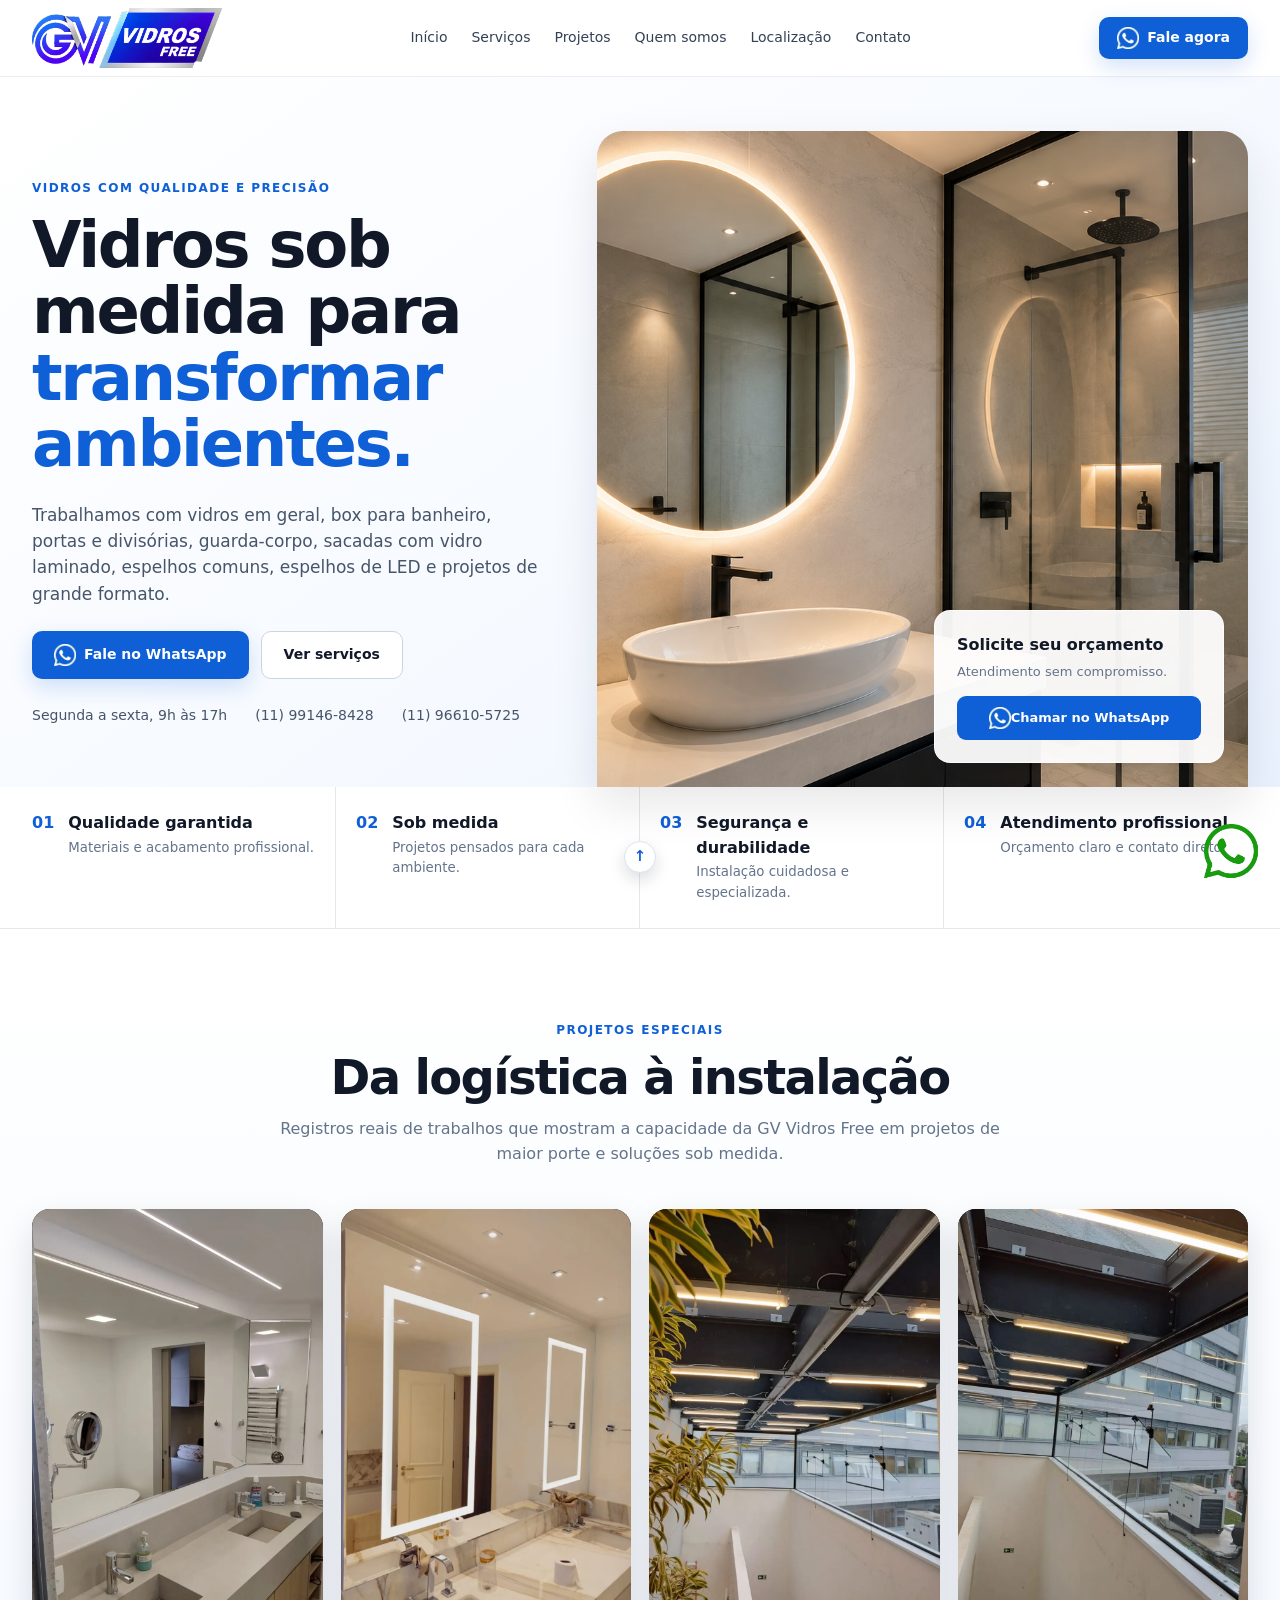
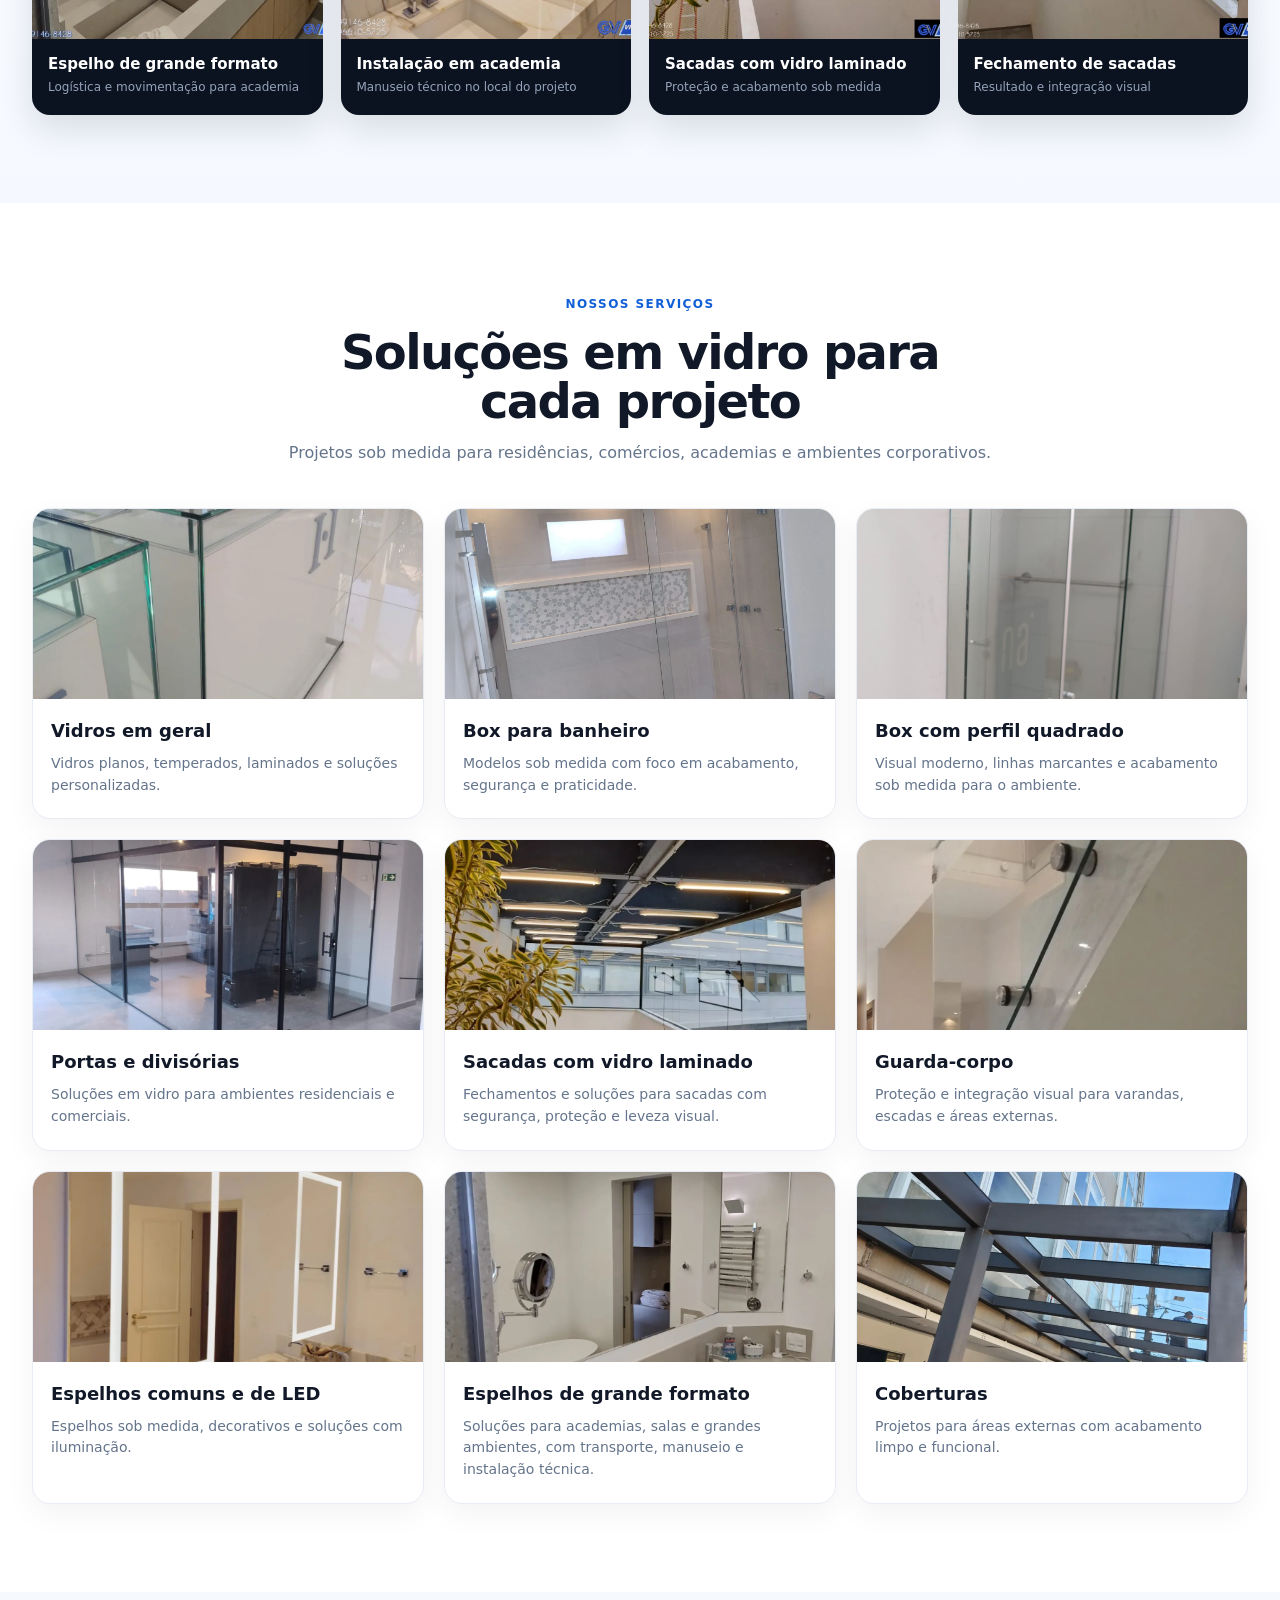
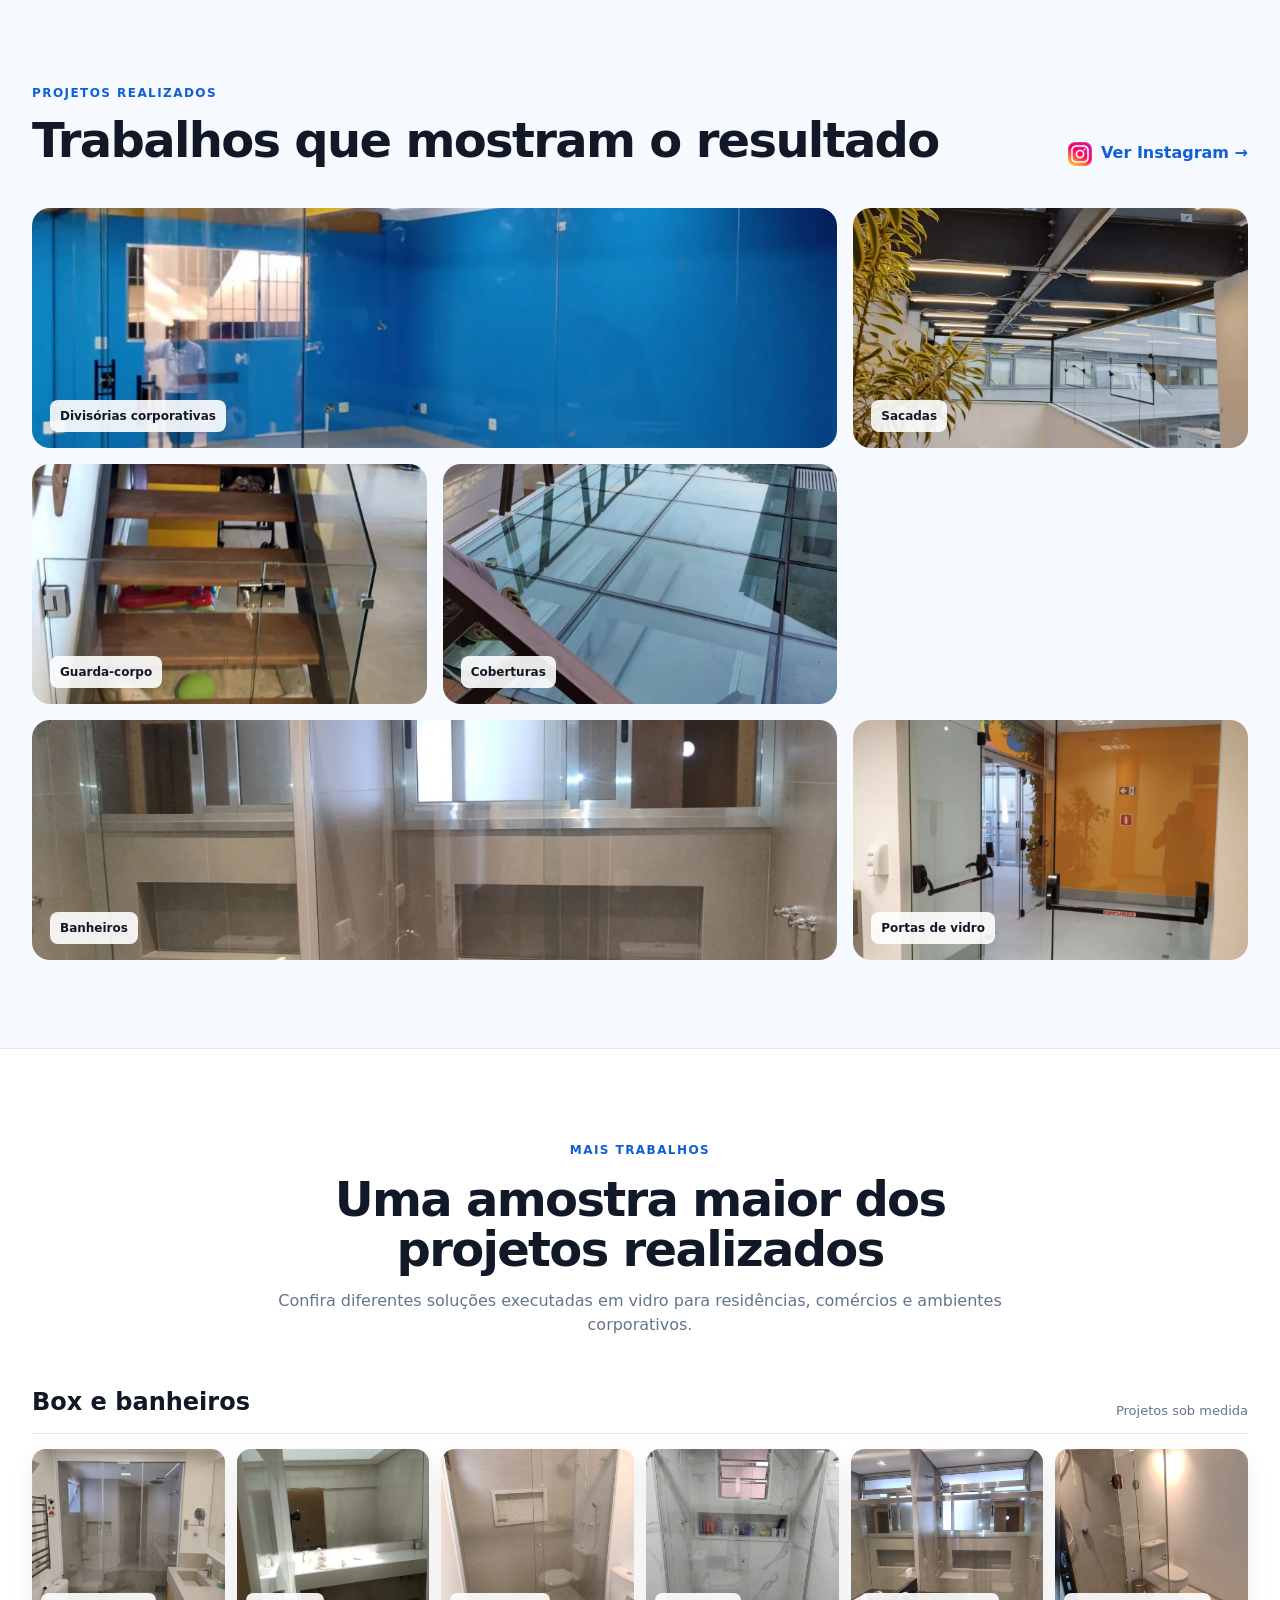
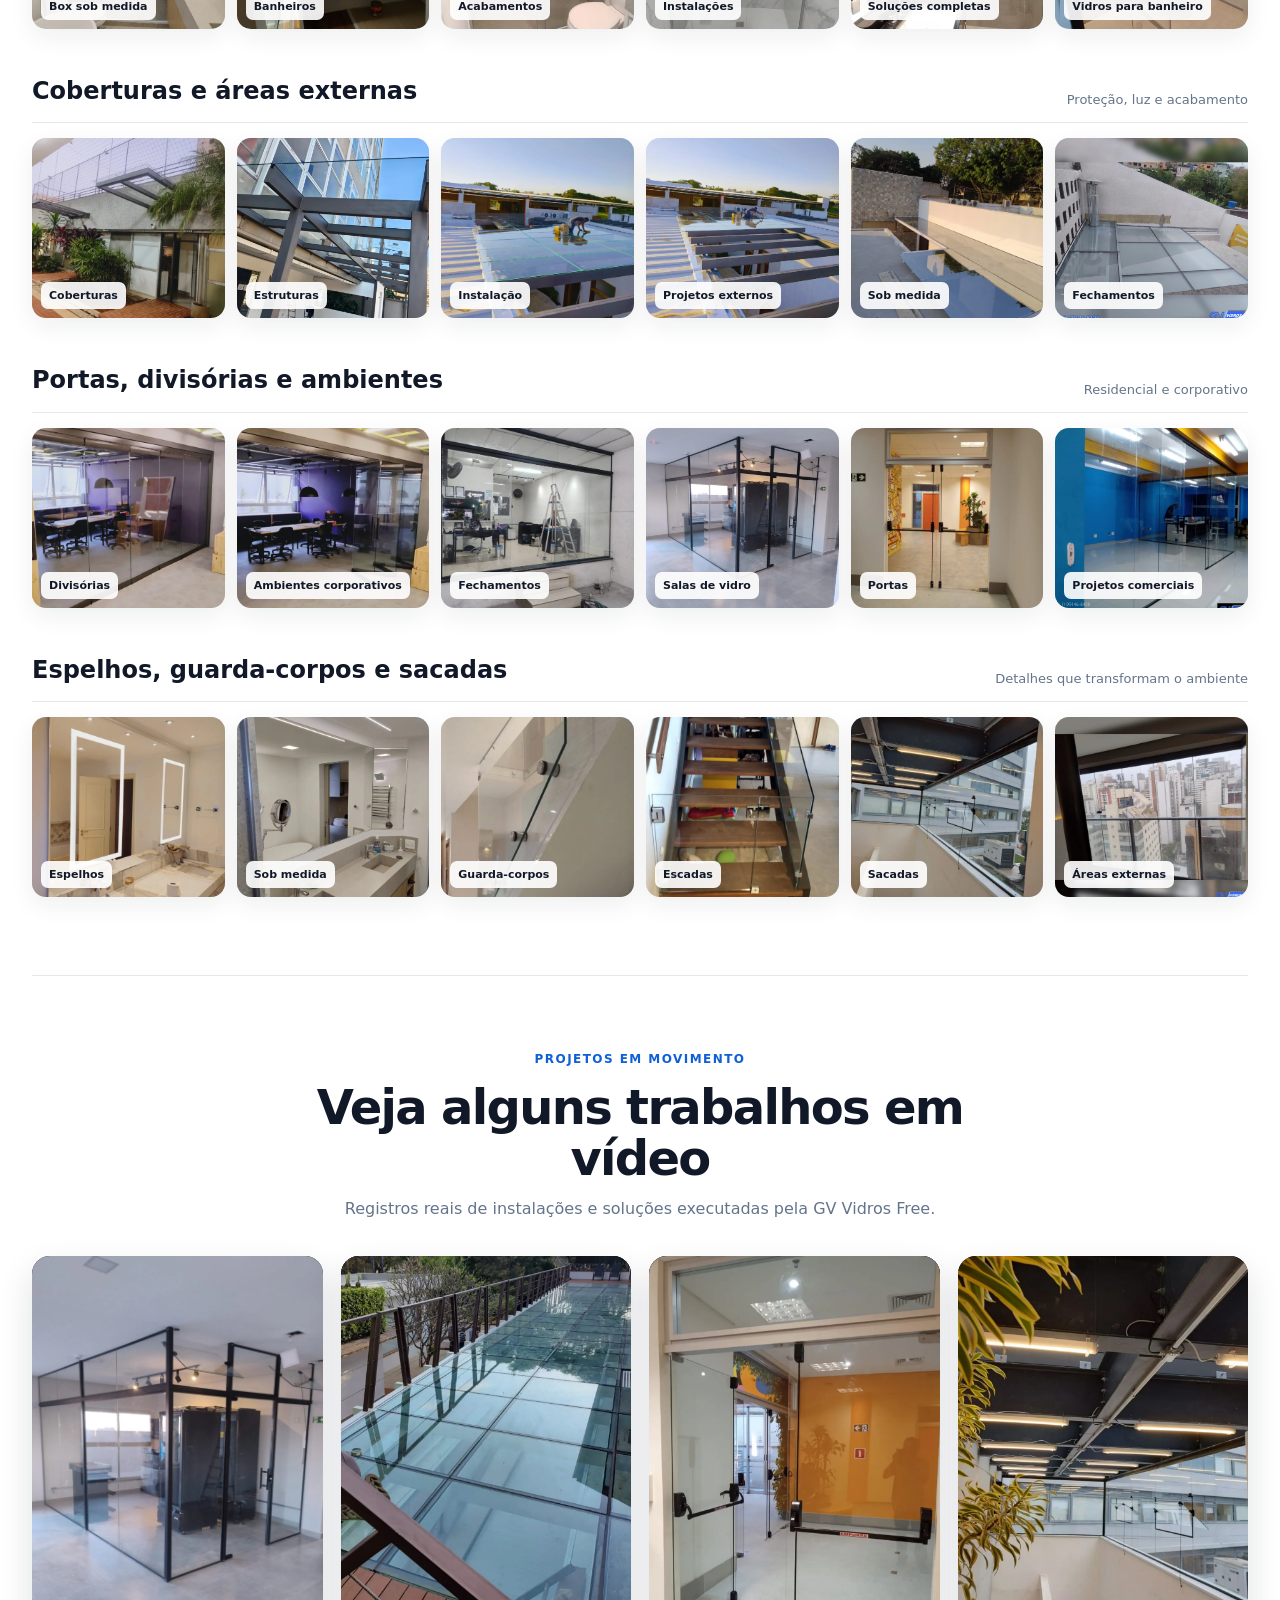
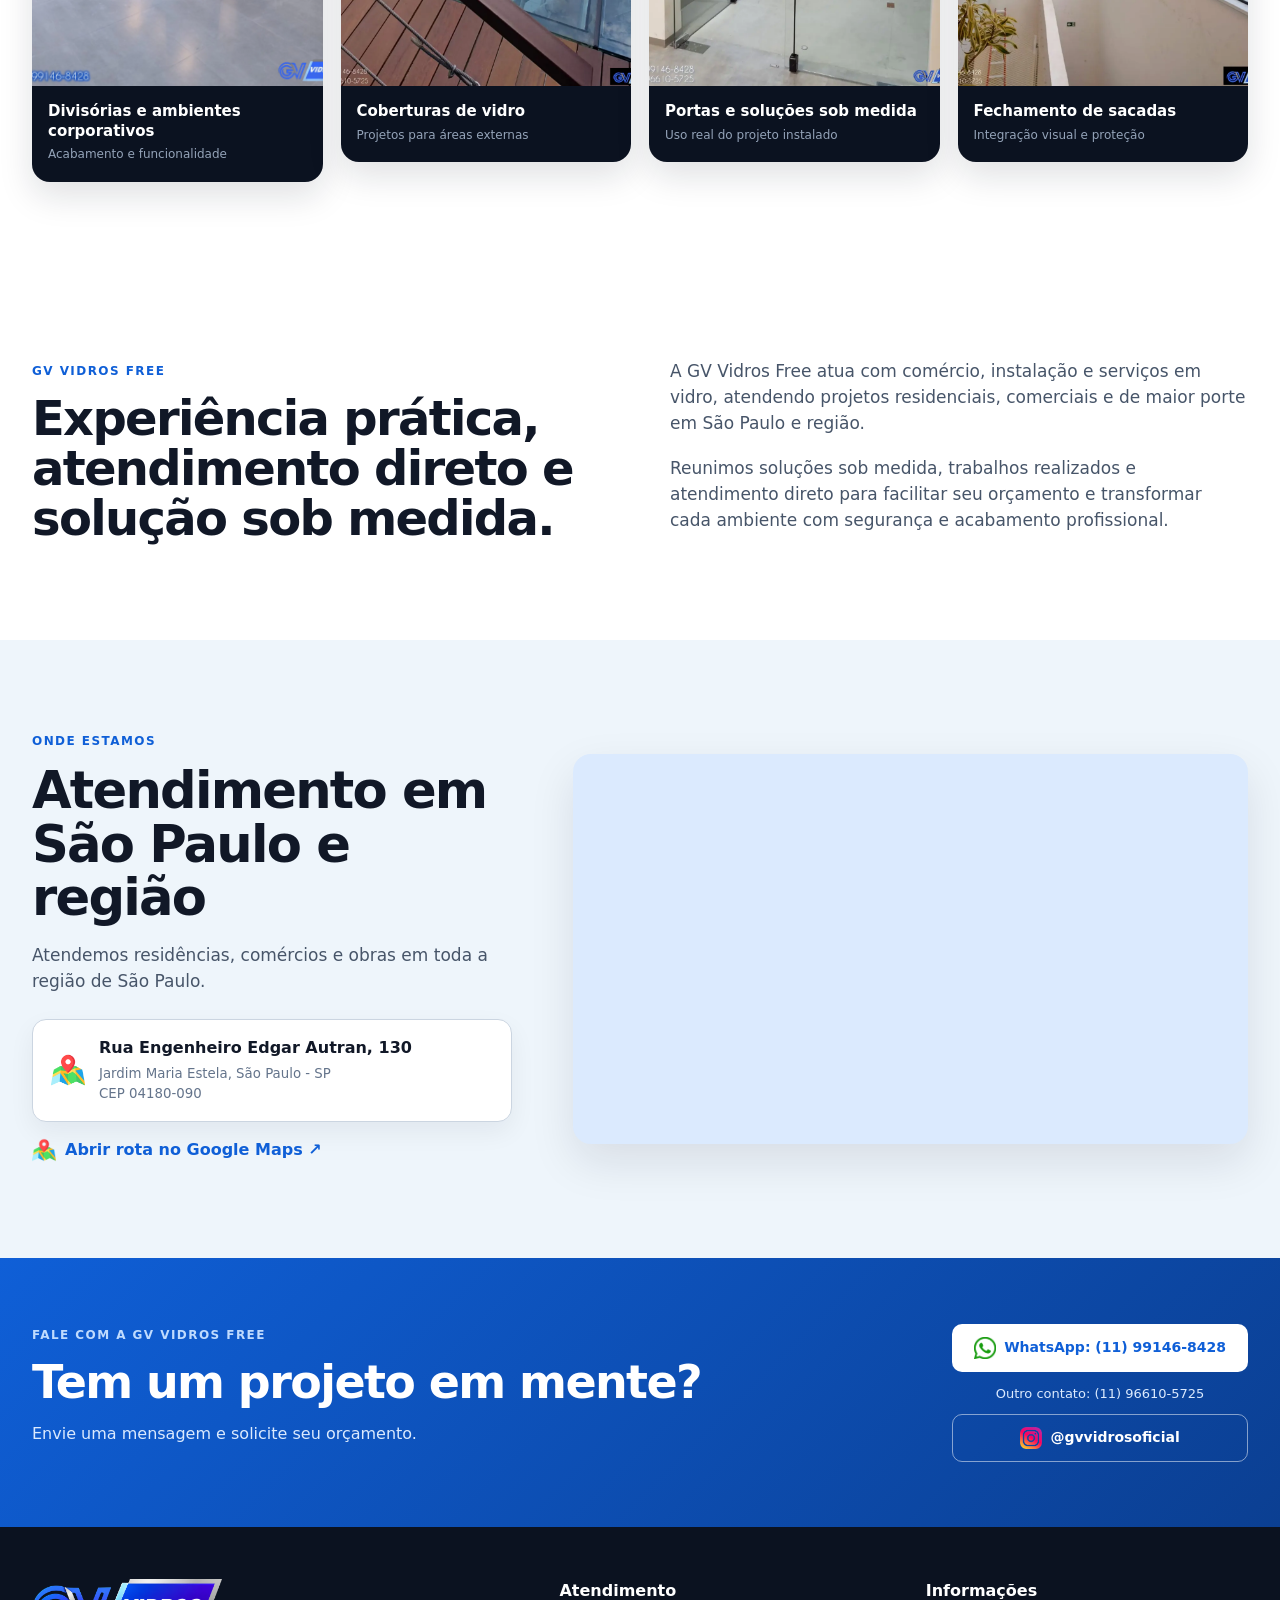
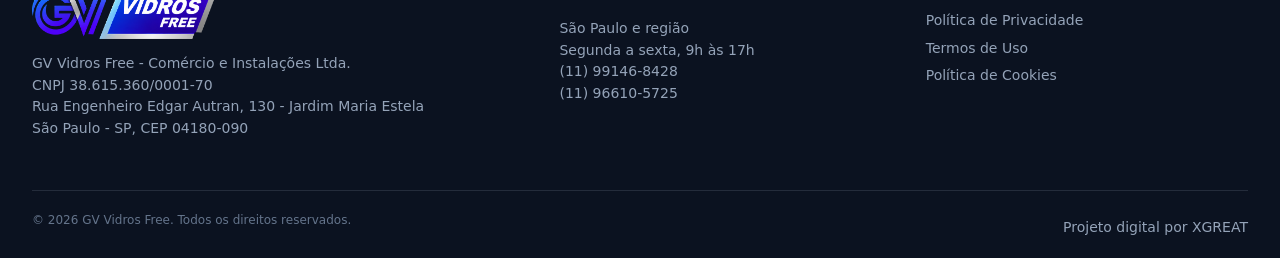
<file: index.html>
<!doctype html>
<html lang="pt-BR">
<head>
  <meta charset="utf-8">
  <meta name="viewport" content="width=device-width, initial-scale=1">
  <title>GV Vidros Free | Vidros sob medida em São Paulo</title>
  <meta name="description" content="GV Vidros Free: vidros sob medida, box para banheiro, portas e divisórias, guarda-corpo, sacadas com vidro laminado, espelhos de grande formato e coberturas em São Paulo e região.">
  <meta property="og:type" content="website">
  <meta property="og:locale" content="pt_BR">
  <meta property="og:url" content="https://gvvidrosfree.com.br/">
  <meta property="og:title" content="GV Vidros Free | Vidros sob medida em São Paulo">
  <meta property="og:description" content="Vidros sob medida, box para banheiro, portas, divisórias, guarda-corpo, espelhos e coberturas em São Paulo e região.">
  <meta property="og:image" content="https://gvvidrosfree.com.br/assets/fotos/MainXGR_GVVidros.png">
  <meta property="og:image:secure_url" content="https://gvvidrosfree.com.br/assets/fotos/MainXGR_GVVidros.png">
  <meta property="og:image:type" content="image/png">
  <meta property="og:image:width" content="1672">
  <meta property="og:image:height" content="941">
  <meta property="og:image:alt" content="Projetos em vidro da GV Vidros Free">
  <meta name="twitter:card" content="summary_large_image">
  <meta name="twitter:title" content="GV Vidros Free | Vidros sob medida em São Paulo">
  <meta name="twitter:description" content="Vidros sob medida, box, portas, divisórias, guarda-corpo, espelhos e coberturas em São Paulo e região.">
  <meta name="twitter:image" content="https://gvvidrosfree.com.br/assets/fotos/MainXGR_GVVidros.png">
  <meta name="theme-color" content="#0f5fd7">
  <link rel="canonical" href="https://gvvidrosfree.com.br/">
  <link rel="icon" type="image/png" href="assets/midia/FaviconGVVidros.png">
  <link rel="stylesheet" href="assets/css/style.css">
</head>
<body>
  <header class="header" id="inicio">
    <div class="container nav-wrap">
      <a class="brand" href="#inicio" aria-label="GV Vidros Free"><img src="assets/midia/LogoGVVidros_SF.png" alt="GV Vidros Free" style="display:block;width:190px;max-width:38vw;height:auto;"></a>
      <button class="menu-toggle" aria-label="Abrir menu" aria-expanded="false">☰</button>
      <nav class="nav" aria-label="Menu principal">
        <a href="#inicio">Início</a><a href="#servicos">Serviços</a><a href="#projetos">Projetos</a><a href="#sobre">Quem somos</a><a href="#localizacao">Localização</a><a href="#contato">Contato</a>
      </nav>
      <a class="btn btn-header" href="https://wa.me/5511991468428" target="_blank" rel="noopener"><img class="btn-icon" src="assets/midia/Whats_Branco.png" alt="">Fale agora</a>
    </div>
  </header>

  <main>
    <section class="hero">
      <div class="container hero-grid">
        <div class="hero-copy">
          <span class="eyebrow">VIDROS COM QUALIDADE E PRECISÃO</span>
          <h1>Vidros sob medida para <span>transformar ambientes.</span></h1>
          <p>Trabalhamos com vidros em geral, box para banheiro, portas e divisórias, guarda-corpo, sacadas com vidro laminado, espelhos comuns, espelhos de LED e projetos de grande formato.</p>
          <div class="hero-actions">
            <a class="btn" href="https://wa.me/5511991468428" target="_blank" rel="noopener"><img class="btn-icon" src="assets/midia/Whats_Branco.png" alt="">Fale no WhatsApp</a>
            <a class="btn btn-ghost" href="#servicos">Ver serviços</a>
          </div>
          <div class="hero-meta"><span>Segunda a sexta, 9h às 17h</span><span>(11) 99146-8428</span><span>(11) 96610-5725</span></div>
        </div>
        <div class="hero-visual" style="background:#eaf2ff;">
          <img src="assets/fotos/MainXGR_GVVidros.png" alt="Espelho de LED e box de vidro - GV Vidros Free" style="position:absolute;inset:0;width:100%;height:100%;object-fit:cover;display:block;">
          <div class="quote-card"><strong>Solicite seu orçamento</strong><span>Atendimento sem compromisso.</span><a href="https://wa.me/5511991468428" target="_blank" rel="noopener"><img class="inline-icon" src="assets/midia/Whats_Branco.png" alt=""> Chamar no WhatsApp</a></div>
        </div>
      </div>
    </section>

    <section class="trust"><div class="container trust-grid">
      <article><span>01</span><div><strong>Qualidade garantida</strong><small>Materiais e acabamento profissional.</small></div></article>
      <article><span>02</span><div><strong>Sob medida</strong><small>Projetos pensados para cada ambiente.</small></div></article>
      <article><span>03</span><div><strong>Segurança e durabilidade</strong><small>Instalação cuidadosa e especializada.</small></div></article>
      <article><span>04</span><div><strong>Atendimento profissional</strong><small>Orçamento claro e contato direto.</small></div></article>
    </div></section>

    <section class="section" id="projetos-especiais" style="background:linear-gradient(180deg,#ffffff 0%,#f5f9ff 100%);">
      <div class="container">
        <div class="section-head"><span class="eyebrow">PROJETOS ESPECIAIS</span><h2>Da logística à instalação</h2><p>Registros reais de trabalhos que mostram a capacidade da GV Vidros Free em projetos de maior porte e soluções sob medida.</p></div>
        <div class="video-grid">
          <article class="video-card"><video class="showcase-video" muted playsinline preload="metadata" poster="assets/fotos/Esp6.webp" data-start="3" data-end="13"><source src="assets/fotos/espelho_academia_caminhao.mp4" type="video/mp4"></video><div><strong>Espelho de grande formato</strong><span>Logística e movimentação para academia</span></div></article>
          <article class="video-card"><video class="showcase-video" muted playsinline preload="metadata" poster="assets/fotos/Esp1.webp" data-start="1" data-end="12"><source src="assets/fotos/espelho_academia_Install.mp4" type="video/mp4"></video><div><strong>Instalação em academia</strong><span>Manuseio técnico no local do projeto</span></div></article>
          <article class="video-card"><video class="showcase-video" muted playsinline preload="metadata" poster="assets/fotos/Jan2.webp" data-start="2" data-end="11"><source src="assets/fotos/sacada1.mp4" type="video/mp4"></video><div><strong>Sacadas com vidro laminado</strong><span>Proteção e acabamento sob medida</span></div></article>
          <article class="video-card"><video class="showcase-video" muted playsinline preload="metadata" poster="assets/fotos/Jan1.webp" data-start="2" data-end="11"><source src="assets/fotos/sacada3.mp4" type="video/mp4"></video><div><strong>Fechamento de sacadas</strong><span>Resultado e integração visual</span></div></article>
        </div>
      </div>
    </section>

    <section class="section" id="servicos"><div class="container">
      <div class="section-head"><span class="eyebrow">NOSSOS SERVIÇOS</span><h2>Soluções em vidro para cada projeto</h2><p>Projetos sob medida para residências, comércios, academias e ambientes corporativos.</p></div>
      <div class="services-grid">
        <article class="service-card"><div class="service-img"><img src="assets/fotos/Balcao1.webp" alt="Vidros sob medida"></div><h3>Vidros em geral</h3><p>Vidros planos, temperados, laminados e soluções personalizadas.</p></article>
        <article class="service-card"><div class="service-img"><img src="assets/fotos/Box4.webp" alt="Box para banheiro"></div><h3>Box para banheiro</h3><p>Modelos sob medida com foco em acabamento, segurança e praticidade.</p></article>
        <article class="service-card"><div class="service-img"><img src="assets/fotos/box_perfil_quadrado.jpeg" alt="Box com perfil quadrado"></div><h3>Box com perfil quadrado</h3><p>Visual moderno, linhas marcantes e acabamento sob medida para o ambiente.</p></article>
        <article class="service-card"><div class="service-img"><img src="assets/fotos/Div9.webp" alt="Portas e divisórias de vidro"></div><h3>Portas e divisórias</h3><p>Soluções em vidro para ambientes residenciais e comerciais.</p></article>
        <article class="service-card"><div class="service-img"><img src="assets/fotos/Jan2.webp" alt="Sacada com vidro laminado"></div><h3>Sacadas com vidro laminado</h3><p>Fechamentos e soluções para sacadas com segurança, proteção e leveza visual.</p></article>
        <article class="service-card"><div class="service-img"><img src="assets/fotos/Esca2.webp" alt="Guarda-corpo de vidro"></div><h3>Guarda-corpo</h3><p>Proteção e integração visual para varandas, escadas e áreas externas.</p></article>
        <article class="service-card"><div class="service-img"><img src="assets/fotos/Esp1.webp" alt="Espelho sob medida"></div><h3>Espelhos comuns e de LED</h3><p>Espelhos sob medida, decorativos e soluções com iluminação.</p></article>
        <article class="service-card"><div class="service-img"><img src="assets/fotos/Esp6.webp" alt="Espelhos de grande formato para academias e ambientes amplos"></div><h3>Espelhos de grande formato</h3><p>Soluções para academias, salas e grandes ambientes, com transporte, manuseio e instalação técnica.</p></article>
        <article class="service-card"><div class="service-img"><img src="assets/fotos/Cobert2.webp" alt="Cobertura de vidro"></div><h3>Coberturas</h3><p>Projetos para áreas externas com acabamento limpo e funcional.</p></article>
      </div>
    </div></section>

    <section class="section section-soft" id="projetos"><div class="container">
      <div class="section-head split-head"><div><span class="eyebrow">PROJETOS REALIZADOS</span><h2>Trabalhos que mostram o resultado</h2></div><a class="text-link icon-link" href="https://www.instagram.com/gvvidrosoficial/" target="_blank" rel="noopener"><img src="assets/midia/insta.png" alt="">Ver Instagram →</a></div>
      <div class="gallery-grid">
        <div class="gallery-item"><img src="assets/fotos/Sala1.webp" alt="Sala com fechamento em vidro"><span>Divisórias corporativas</span></div>
        <div class="gallery-item"><img src="assets/fotos/Jan2.webp" alt="Fechamento com janela basculante"><span>Sacadas</span></div>
        <div class="gallery-item"><img src="assets/fotos/Esca3.webp" alt="Guarda-corpo de escada"><span>Guarda-corpo</span></div>
        <div class="gallery-item"><img src="assets/fotos/Teto1.webp" alt="Cobertura de vidro"><span>Coberturas</span></div>
        <div class="gallery-item"><img src="assets/fotos/Banhe1.webp" alt="Banheiro com soluções em vidro"><span>Banheiros</span></div>
        <div class="gallery-item"><img src="assets/fotos/Port2.webp" alt="Porta de vidro"><span>Portas de vidro</span></div>
      </div>
    </div></section>

    <section class="section" id="sobre"><div class="container about-grid">
      <div><span class="eyebrow">GV VIDROS FREE</span><h2>Experiência prática, atendimento direto e solução sob medida.</h2></div>
      <div class="about-copy"><p>A GV Vidros Free atua com comércio, instalação e serviços em vidro, atendendo projetos residenciais, comerciais e de maior porte em São Paulo e região.</p><p>Reunimos soluções sob medida, trabalhos realizados e atendimento direto para facilitar seu orçamento e transformar cada ambiente com segurança e acabamento profissional.</p></div>
    </div></section>

    <section class="location-section" id="localizacao"><div class="container location-grid">
      <div class="location-copy"><span class="eyebrow">ONDE ESTAMOS</span><h2>Atendimento em São Paulo e região</h2><p>Atendemos residências, comércios e obras em toda a região de São Paulo.</p>
        <a class="address-card" href="https://www.google.com/maps/search/?api=1&query=Rua+Engenheiro+Edgar+Autran+130+Jardim+Maria+Estela+Sao+Paulo+SP+04180-090" target="_blank" rel="noopener"><img src="assets/midia/mapa.png" alt=""><span><strong>Rua Engenheiro Edgar Autran, 130</strong><small>Jardim Maria Estela, São Paulo - SP<br>CEP 04180-090</small></span></a>
        <a class="maps-link icon-link" href="https://www.google.com/maps/search/?api=1&query=Rua+Engenheiro+Edgar+Autran+130+Jardim+Maria+Estela+Sao+Paulo+SP+04180-090" target="_blank" rel="noopener"><img src="assets/midia/mapa.png" alt="">Abrir rota no Google Maps ↗</a>
      </div>
      <div class="map-frame"><iframe title="Localização GV Vidros Free" src="https://www.google.com/maps?q=Rua%20Engenheiro%20Edgar%20Autran%20130%20Jardim%20Maria%20Estela%20S%C3%A3o%20Paulo%20SP%2004180-090&output=embed" loading="lazy" referrerpolicy="no-referrer-when-downgrade"></iframe></div>
    </div></section>

    <section class="cta" id="contato"><div class="container cta-grid">
      <div><span class="eyebrow">FALE COM A GV VIDROS FREE</span><h2>Tem um projeto em mente?</h2><p>Envie uma mensagem e solicite seu orçamento.</p></div>
      <div class="cta-actions"><a class="btn btn-light" href="https://wa.me/5511991468428" target="_blank" rel="noopener"><img class="btn-icon" src="assets/midia/Whats.png" alt="">WhatsApp: (11) 99146-8428</a><span style="display:block;text-align:center;color:#dbeafe;font-size:13px;margin-top:2px;">Outro contato: (11) 96610-5725</span><a class="btn btn-outline-light" href="https://www.instagram.com/gvvidrosoficial/" target="_blank" rel="noopener"><img class="btn-icon" src="assets/midia/insta.png" alt="">@gvvidrosoficial</a></div>
    </div></section>
  </main>

  <footer class="footer"><div class="container footer-grid">
      <div><img src="assets/midia/LogoGVVidros_SF.png" alt="GV Vidros Free" style="display:block;width:190px;max-width:100%;height:auto;margin-bottom:14px;"><p>GV Vidros Free - Comércio e Instalações Ltda.<br>CNPJ 38.615.360/0001-70<br>Rua Engenheiro Edgar Autran, 130 - Jardim Maria Estela<br>São Paulo - SP, CEP 04180-090</p></div>
      <div><strong>Atendimento</strong><p>São Paulo e região<br>Segunda a sexta, 9h às 17h<br>(11) 99146-8428<br>(11) 96610-5725</p></div>
      <div><strong>Informações</strong><a href="politica-de-privacidade.html">Política de Privacidade</a><a href="termos-de-uso.html">Termos de Uso</a><a href="politica-de-cookies.html">Política de Cookies</a></div>
    </div>
    <div class="container footer-bottom"><span>© <span id="year"></span> GV Vidros Free. Todos os direitos reservados.</span><a class="xgr-credit" href="https://xgreat.com.br" target="_blank" rel="noopener">Projeto digital por XGREAT</a></div>
  </footer>

  <a class="scroll-top" href="#inicio" onclick="event.preventDefault();window.scrollTo({top:0,behavior:'smooth'});" aria-label="Voltar ao início">↑</a>
  <a class="whatsapp-float" href="https://wa.me/5511991468428" target="_blank" rel="noopener" aria-label="Falar pelo WhatsApp"><img src="assets/midia/Whats.png" alt=""></a>
  <script src="assets/js/main.js"></script>
</body>
</html>
</file>
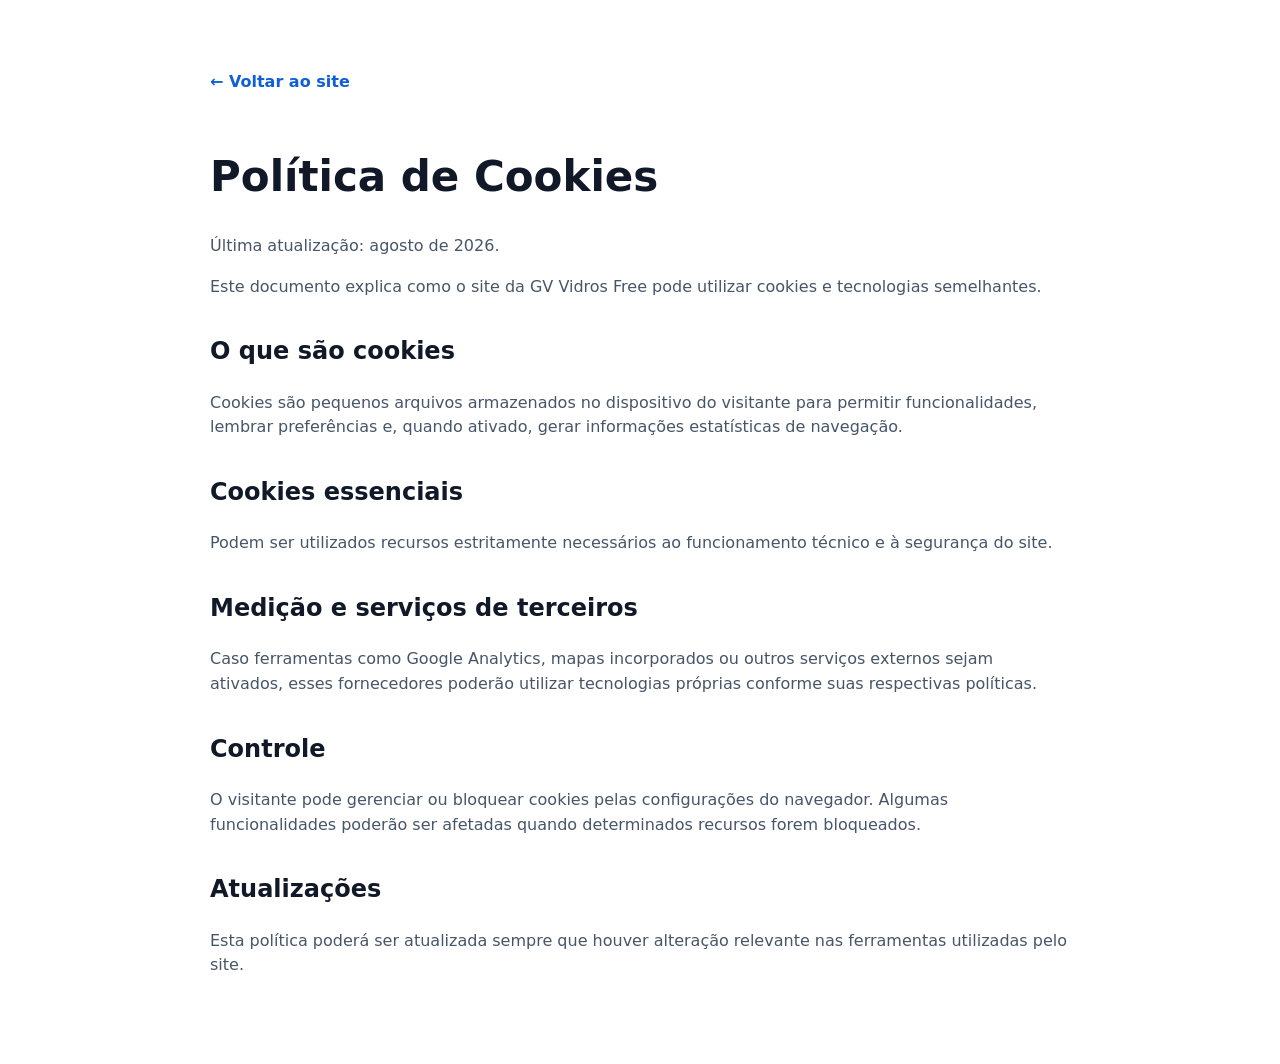
<file: politica-de-cookies.html>
<!doctype html><html lang="pt-BR"><head><meta charset="utf-8"><meta name="viewport" content="width=device-width,initial-scale=1"><title>Política de Cookies | GV Vidros Free</title><link rel="stylesheet" href="assets/css/style.css"></head><body><main class="legal"><article class="container"><a class="back" href="index.html">← Voltar ao site</a><h1>Política de Cookies</h1><p>Última atualização: agosto de 2026.</p><p>Este documento explica como o site da GV Vidros Free pode utilizar cookies e tecnologias semelhantes.</p><h2>O que são cookies</h2><p>Cookies são pequenos arquivos armazenados no dispositivo do visitante para permitir funcionalidades, lembrar preferências e, quando ativado, gerar informações estatísticas de navegação.</p><h2>Cookies essenciais</h2><p>Podem ser utilizados recursos estritamente necessários ao funcionamento técnico e à segurança do site.</p><h2>Medição e serviços de terceiros</h2><p>Caso ferramentas como Google Analytics, mapas incorporados ou outros serviços externos sejam ativados, esses fornecedores poderão utilizar tecnologias próprias conforme suas respectivas políticas.</p><h2>Controle</h2><p>O visitante pode gerenciar ou bloquear cookies pelas configurações do navegador. Algumas funcionalidades poderão ser afetadas quando determinados recursos forem bloqueados.</p><h2>Atualizações</h2><p>Esta política poderá ser atualizada sempre que houver alteração relevante nas ferramentas utilizadas pelo site.</p></article></main></body></html>
</file>
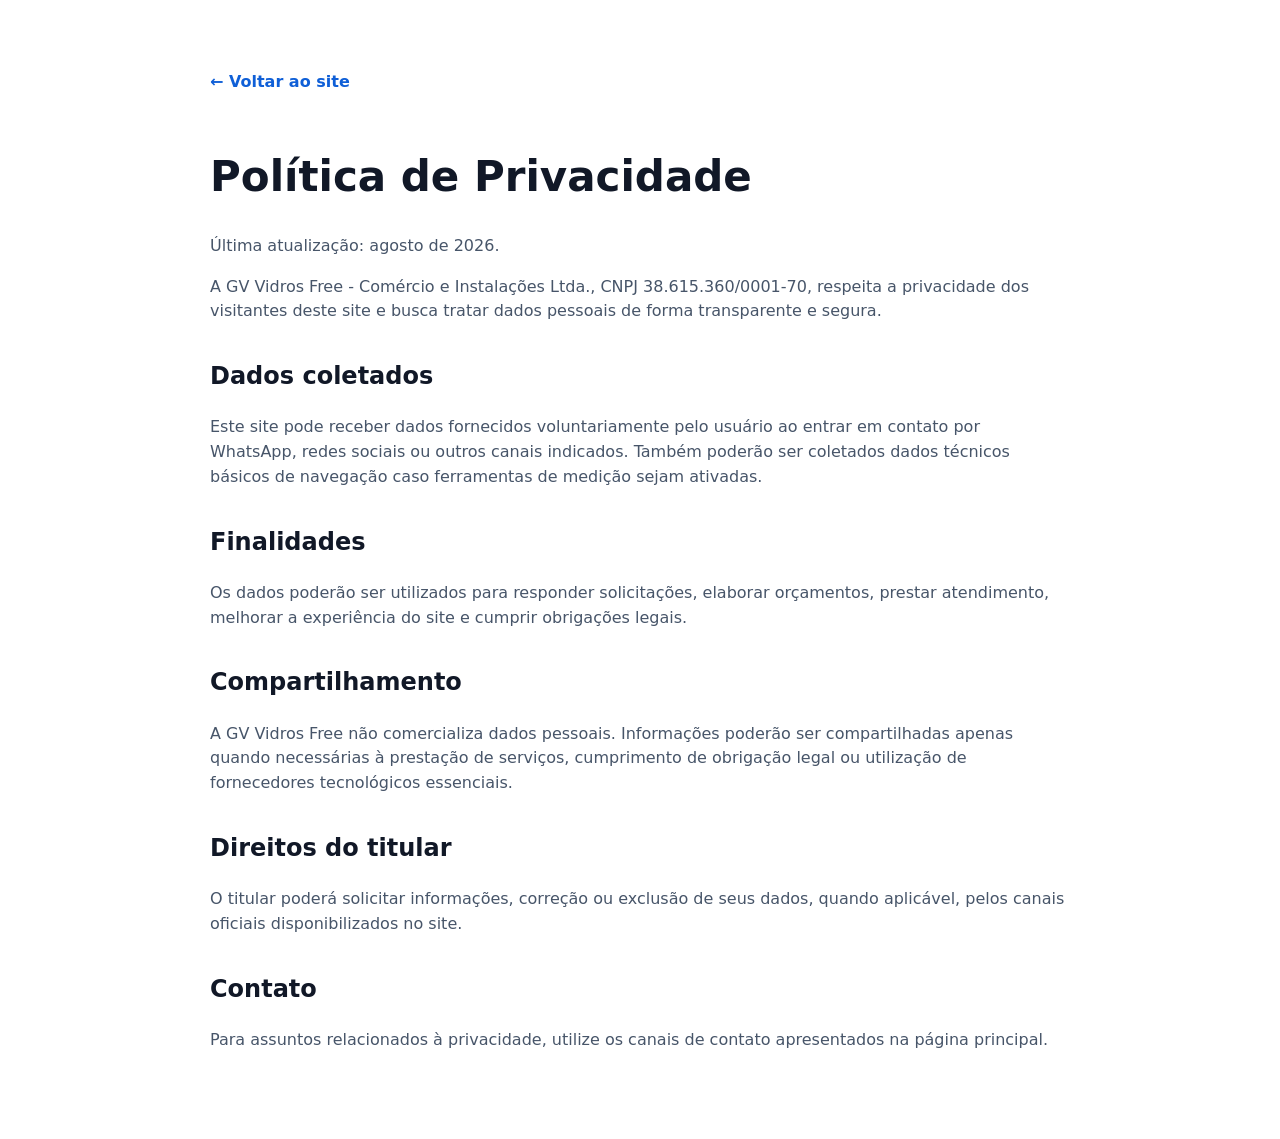
<file: politica-de-privacidade.html>
<!doctype html><html lang="pt-BR"><head><meta charset="utf-8"><meta name="viewport" content="width=device-width,initial-scale=1"><title>Política de Privacidade | GV Vidros Free</title><link rel="stylesheet" href="assets/css/style.css"></head><body><main class="legal"><article class="container"><a class="back" href="index.html">← Voltar ao site</a><h1>Política de Privacidade</h1><p>Última atualização: agosto de 2026.</p><p>A GV Vidros Free - Comércio e Instalações Ltda., CNPJ 38.615.360/0001-70, respeita a privacidade dos visitantes deste site e busca tratar dados pessoais de forma transparente e segura.</p><h2>Dados coletados</h2><p>Este site pode receber dados fornecidos voluntariamente pelo usuário ao entrar em contato por WhatsApp, redes sociais ou outros canais indicados. Também poderão ser coletados dados técnicos básicos de navegação caso ferramentas de medição sejam ativadas.</p><h2>Finalidades</h2><p>Os dados poderão ser utilizados para responder solicitações, elaborar orçamentos, prestar atendimento, melhorar a experiência do site e cumprir obrigações legais.</p><h2>Compartilhamento</h2><p>A GV Vidros Free não comercializa dados pessoais. Informações poderão ser compartilhadas apenas quando necessárias à prestação de serviços, cumprimento de obrigação legal ou utilização de fornecedores tecnológicos essenciais.</p><h2>Direitos do titular</h2><p>O titular poderá solicitar informações, correção ou exclusão de seus dados, quando aplicável, pelos canais oficiais disponibilizados no site.</p><h2>Contato</h2><p>Para assuntos relacionados à privacidade, utilize os canais de contato apresentados na página principal.</p></article></main></body></html>
</file>
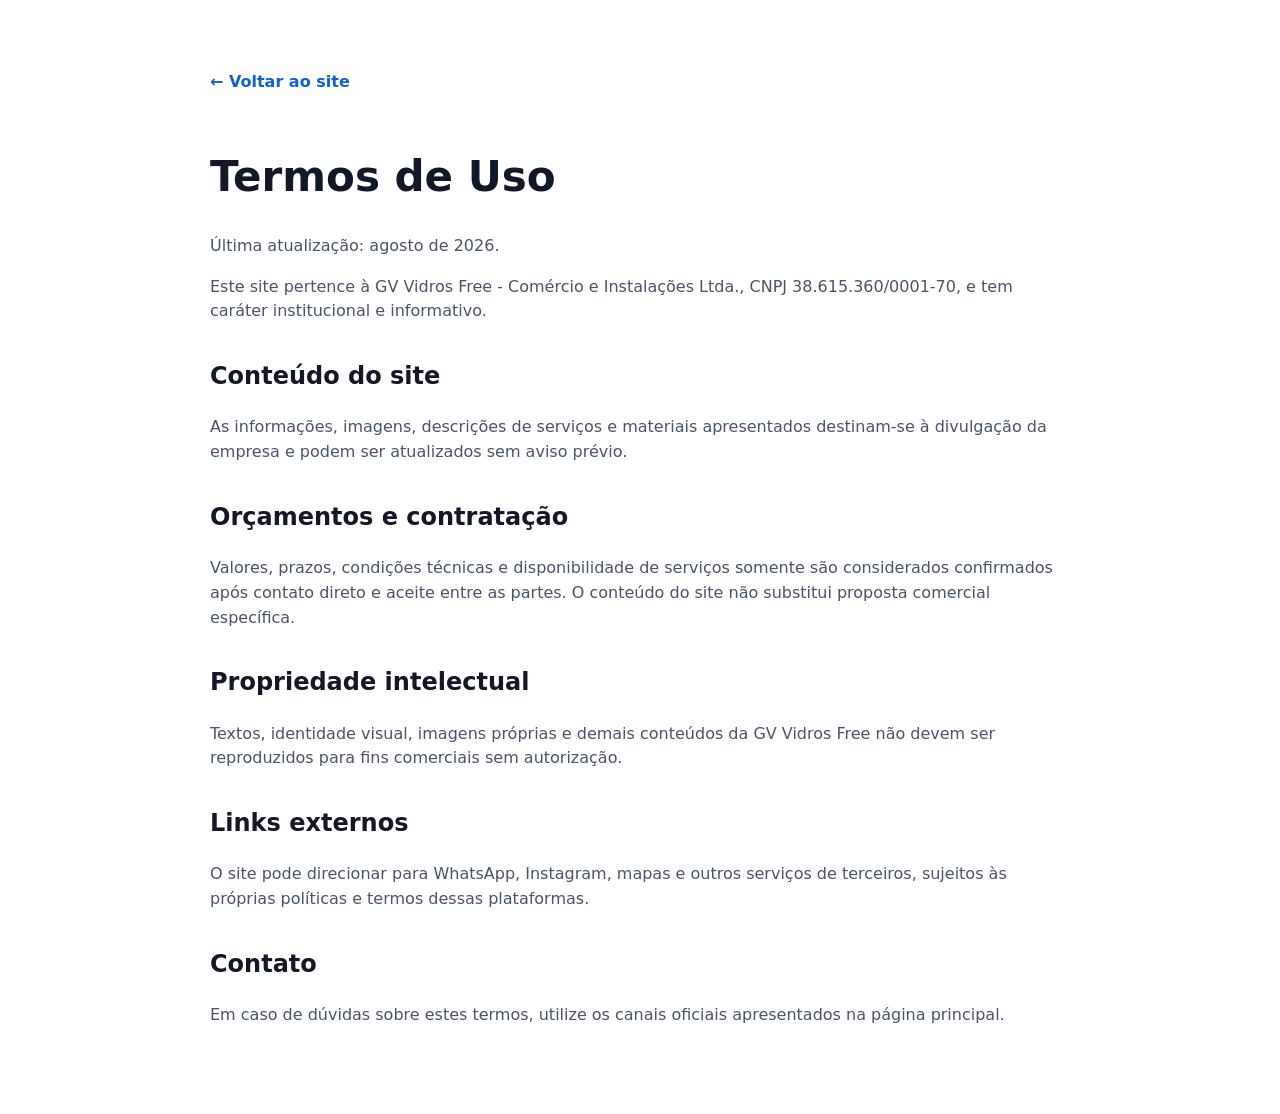
<file: termos-de-uso.html>
<!doctype html><html lang="pt-BR"><head><meta charset="utf-8"><meta name="viewport" content="width=device-width,initial-scale=1"><title>Termos de Uso | GV Vidros Free</title><link rel="stylesheet" href="assets/css/style.css"></head><body><main class="legal"><article class="container"><a class="back" href="index.html">← Voltar ao site</a><h1>Termos de Uso</h1><p>Última atualização: agosto de 2026.</p><p>Este site pertence à GV Vidros Free - Comércio e Instalações Ltda., CNPJ 38.615.360/0001-70, e tem caráter institucional e informativo.</p><h2>Conteúdo do site</h2><p>As informações, imagens, descrições de serviços e materiais apresentados destinam-se à divulgação da empresa e podem ser atualizados sem aviso prévio.</p><h2>Orçamentos e contratação</h2><p>Valores, prazos, condições técnicas e disponibilidade de serviços somente são considerados confirmados após contato direto e aceite entre as partes. O conteúdo do site não substitui proposta comercial específica.</p><h2>Propriedade intelectual</h2><p>Textos, identidade visual, imagens próprias e demais conteúdos da GV Vidros Free não devem ser reproduzidos para fins comerciais sem autorização.</p><h2>Links externos</h2><p>O site pode direcionar para WhatsApp, Instagram, mapas e outros serviços de terceiros, sujeitos às próprias políticas e termos dessas plataformas.</p><h2>Contato</h2><p>Em caso de dúvidas sobre estes termos, utilize os canais oficiais apresentados na página principal.</p></article></main></body></html>
</file>
<file: assets/css/style.css>
:root{--blue:#0f5fd7;--blue-dark:#0b3f92;--ink:#111827;--muted:#64748b;--line:#e5e7eb;--soft:#f6f9fd;--white:#fff;--shadow:0 18px 45px rgba(15,23,42,.10)}*{box-sizing:border-box}html{scroll-behavior:smooth}body{margin:0;font-family:Inter,system-ui,-apple-system,BlinkMacSystemFont,"Segoe UI",sans-serif;color:var(--ink);background:#fff;line-height:1.55}a{color:inherit;text-decoration:none}.container{width:min(1440px,calc(100% - 64px));margin:0 auto}.header{position:sticky;top:0;z-index:50;background:rgba(255,255,255,.96);backdrop-filter:blur(14px);border-bottom:1px solid rgba(229,231,235,.75)}.nav-wrap{min-height:76px;display:flex;align-items:center;gap:28px}.brand{display:flex;align-items:center;gap:10px;min-width:max-content}.nav{display:flex;align-items:center;justify-content:center;gap:24px;flex:1;font-size:14px}.nav a{color:#334155}.nav a:hover{color:var(--blue)}.menu-toggle{display:none;border:0;background:transparent;font-size:26px}.btn{display:inline-flex;align-items:center;justify-content:center;gap:8px;min-height:48px;padding:0 22px;border-radius:10px;background:var(--blue);color:#fff;font-weight:800;font-size:14px;box-shadow:0 8px 22px rgba(15,95,215,.18);transition:.2s ease}.btn:hover{transform:translateY(-1px);background:var(--blue-dark)}.btn-header{min-height:42px;padding:0 18px}.btn-ghost{background:#fff;color:var(--ink);border:1px solid #cbd5e1;box-shadow:none}.btn-ghost:hover{background:#f8fafc;color:var(--blue)}.btn-icon,.inline-icon{width:22px;height:22px;object-fit:contain;flex:0 0 auto}.hero{padding:54px 0 0;background:linear-gradient(145deg,#fff 0%,#f5f9ff 62%,#eaf2ff 100%)}.hero-grid{display:grid;grid-template-columns:.93fr 1.07fr;align-items:stretch;min-height:540px}.hero-copy{padding:48px 54px 60px 0;display:flex;flex-direction:column;justify-content:center}.eyebrow{display:inline-block;color:var(--blue);font-size:12px;font-weight:900;letter-spacing:.12em;margin-bottom:14px}.hero h1,.section h2,.cta h2,.location-copy h2{margin:0;letter-spacing:-.035em;line-height:1.04}.hero h1{font-size:clamp(42px,5vw,66px)}.hero h1 span{color:var(--blue)}.hero-copy>p{max-width:620px;color:#475569;font-size:17px;margin:24px 0}.hero-actions{display:flex;gap:12px;flex-wrap:wrap}.hero-meta{display:flex;gap:28px;flex-wrap:wrap;margin-top:26px;color:#475569;font-size:14px}.hero-visual{position:relative;min-height:520px;border-radius:26px 26px 0 0;overflow:hidden;box-shadow:var(--shadow)}.quote-card{position:absolute;z-index:3;right:24px;bottom:24px;width:min(290px,calc(100% - 48px));background:rgba(255,255,255,.94);border:1px solid rgba(255,255,255,.75);box-shadow:var(--shadow);padding:22px;border-radius:16px}.quote-card strong,.quote-card span{display:block}.quote-card span{font-size:13px;color:#64748b;margin:4px 0 14px}.quote-card a{display:flex;align-items:center;justify-content:center;text-align:center;background:var(--blue);color:#fff;padding:11px;border-radius:9px;font-size:13px;font-weight:800}.trust{border-bottom:1px solid var(--line);background:#fff}.trust-grid{display:grid;grid-template-columns:repeat(4,1fr)}.trust article{display:flex;gap:14px;padding:24px 20px;border-right:1px solid var(--line)}.trust article:first-child{padding-left:0}.trust article:last-child{border-right:0}.trust article>span{color:var(--blue);font-weight:900}.trust strong,.trust small{display:block}.trust small{color:#64748b;margin-top:2px}.section{padding:88px 0}.section-soft{background:var(--soft)}.section-head{text-align:center;max-width:720px;margin:0 auto 42px}.section-head h2,.about-grid h2{font-size:clamp(32px,4vw,48px)}.section-head p{color:#64748b;margin:14px 0 0}.services-grid{display:grid;grid-template-columns:repeat(3,1fr);gap:20px}.service-card{background:#fff;border:1px solid #e8edf4;border-radius:18px;overflow:hidden;box-shadow:0 10px 30px rgba(15,23,42,.05)}.service-img{height:190px;overflow:hidden}.service-img img,.gallery-item img{width:100%;height:100%;object-fit:cover;display:block}.service-card h3{font-size:18px;margin:18px 18px 8px}.service-card p{margin:0 18px 22px;color:#64748b;font-size:14px}.split-head{max-width:none;text-align:left;display:flex;justify-content:space-between;align-items:end}.text-link{color:var(--blue);font-weight:800}.icon-link{display:inline-flex;align-items:center;gap:9px}.icon-link img{width:24px;height:24px;object-fit:contain}.gallery-grid{display:grid;grid-template-columns:repeat(3,1fr);grid-auto-rows:240px;gap:16px}.gallery-item{position:relative;border-radius:18px;overflow:hidden}.gallery-item:nth-child(1),.gallery-item:nth-child(5){grid-column:span 2}.gallery-item span{position:absolute;z-index:2;left:18px;bottom:16px;background:rgba(255,255,255,.9);padding:7px 10px;border-radius:8px;font-size:12px;font-weight:800}.about-grid{display:grid;grid-template-columns:1fr 1fr;gap:60px;align-items:start}.about-copy p{font-size:17px;color:#475569;margin:0 0 18px}.location-section{padding:88px 0;background:#eef5fb}.location-grid{display:grid;grid-template-columns:.85fr 1.15fr;gap:42px;align-items:center}.location-copy h2{font-size:clamp(34px,4vw,52px);margin-bottom:18px}.location-copy>p{color:#475569;font-size:17px;margin:0 0 24px}.address-card{display:flex;align-items:center;gap:14px;border:1px solid #cbd5e1;border-radius:14px;padding:16px 18px;background:#fff;box-shadow:0 10px 26px rgba(15,23,42,.06);max-width:480px}.address-card img{width:34px;height:34px;object-fit:contain}.address-card strong,.address-card small{display:block}.address-card small{color:#64748b;margin-top:3px}.maps-link{color:var(--blue);font-weight:800;margin-top:16px}.map-frame{border-radius:18px;overflow:hidden;box-shadow:var(--shadow);min-height:390px;background:#dbeafe}.map-frame iframe{width:100%;height:390px;border:0;display:block}.cta{background:linear-gradient(135deg,#0f5fd7,#0b3f92);color:#fff;padding:64px 0}.cta .eyebrow{color:#bfdbfe}.cta-grid{display:grid;grid-template-columns:1fr auto;align-items:center;gap:40px}.cta h2{font-size:46px}.cta p{color:#dbeafe}.cta-actions{display:flex;gap:10px;flex-direction:column}.btn-light{background:#fff;color:var(--blue);box-shadow:none}.btn-light:hover{background:#eff6ff}.btn-outline-light{background:transparent;border:1px solid rgba(255,255,255,.5);box-shadow:none}.footer{background:#0b1220;color:#cbd5e1;padding:52px 0 20px}.footer-grid{display:grid;grid-template-columns:1.5fr 1fr 1fr;gap:44px}.footer strong{color:#fff}.footer p{font-size:14px;color:#94a3b8}.footer a{display:block;color:#94a3b8;font-size:14px;margin-top:6px}.footer a:hover,.xgr-credit:hover{color:#fff}.footer-bottom{border-top:1px solid rgba(148,163,184,.18);margin-top:36px;padding-top:20px;display:flex;justify-content:space-between;gap:20px;font-size:12px;color:#64748b}.xgr-credit{color:#64748b}.whatsapp-float{position:fixed;z-index:40;right:22px;bottom:22px;width:58px;height:58px;border-radius:50%;display:grid;place-items:center;background:#18a957;box-shadow:0 14px 34px rgba(0,0,0,.24)}.whatsapp-float img{width:34px;height:34px;object-fit:contain}.scroll-top{position:fixed;z-index:39;left:50%;transform:translateX(-50%);bottom:24px;width:46px;height:46px;border-radius:50%;display:grid;place-items:center;background:#fff;color:var(--blue);font-size:22px;font-weight:900;border:1px solid #dbe4ef;box-shadow:0 12px 28px rgba(15,23,42,.16)}.scroll-top:hover{background:var(--blue);color:#fff}.legal{padding:70px 0}.legal article{max-width:860px;margin:auto}.legal h1{font-size:42px;line-height:1.08}.legal h2{margin-top:34px}.legal p,.legal li{color:#475569}.legal .back{display:inline-block;margin-bottom:24px;color:var(--blue);font-weight:800}@media(max-width:1050px){.nav{gap:16px;font-size:13px}}@media(max-width:900px){.nav,.btn-header{display:none}.menu-toggle{display:block;margin-left:auto}.nav.open{display:flex;position:absolute;top:76px;left:0;right:0;background:#fff;flex-direction:column;align-items:stretch;padding:18px 20px;border-bottom:1px solid var(--line);box-shadow:var(--shadow)}.nav.open a{padding:10px 0}.hero{padding-top:0}.hero-grid{grid-template-columns:1fr}.hero-copy{padding:54px 0 44px}.hero-visual{min-height:430px;border-radius:24px}.trust-grid{grid-template-columns:repeat(2,1fr)}.trust article:nth-child(2){border-right:0}.services-grid{grid-template-columns:repeat(2,1fr)}.gallery-grid{grid-template-columns:repeat(2,1fr)}.gallery-item:nth-child(1),.gallery-item:nth-child(5){grid-column:span 1}.about-grid,.cta-grid,.location-grid{grid-template-columns:1fr}.cta-actions{flex-direction:row;flex-wrap:wrap}.footer-grid{grid-template-columns:1fr 1fr}}@media(max-width:600px){.container{width:min(100% - 28px,1180px)}.header .container{width:min(100% - 24px,1180px)}.nav-wrap{min-height:68px}.nav.open{top:68px}.hero-copy{padding:42px 0 32px}.hero h1{font-size:42px}.hero-copy>p{font-size:16px}.hero-actions .btn{width:100%}.hero-meta{gap:10px;flex-direction:column}.hero-visual{min-height:390px}.quote-card{left:16px;right:16px;bottom:16px;width:auto}.trust-grid{grid-template-columns:1fr}.trust article,.trust article:first-child{padding:18px 0;border-right:0;border-bottom:1px solid var(--line)}.section,.location-section{padding:64px 0}.services-grid{grid-template-columns:1fr}.split-head{display:block}.text-link{display:inline-flex;margin-top:15px}.gallery-grid{grid-template-columns:1fr;grid-auto-rows:220px}.about-grid{gap:24px}.cta{padding:52px 0}.cta h2{font-size:36px}.cta-actions{flex-direction:column}.footer-grid{grid-template-columns:1fr;gap:22px}.footer-bottom{flex-direction:column}.legal{padding:48px 0}.legal h1{font-size:34px}.map-frame,.map-frame iframe{min-height:320px;height:320px}.scroll-top{bottom:28px;width:42px;height:42px}.whatsapp-float{width:54px;height:54px;right:16px;bottom:18px}}
</file>
